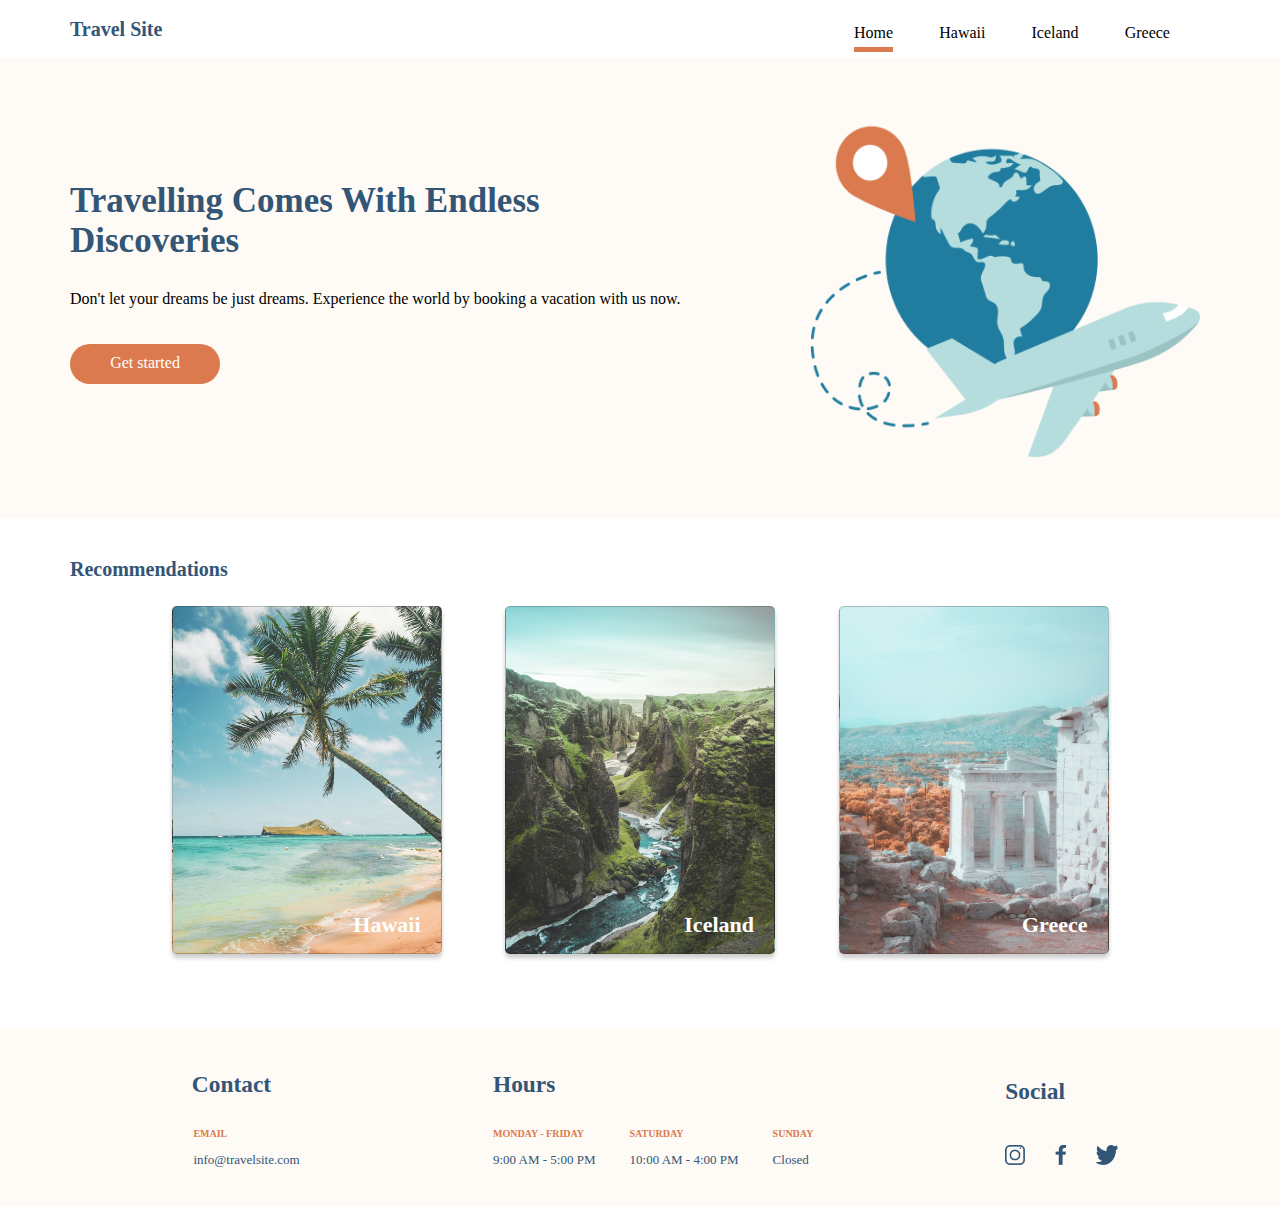
<file: index.html>
<!DOCTYPE html>
<html lang="en">

<head>
    <meta charset="UTF-8" />
    <meta http-equiv="X-UA-Compatible" content="IE=edge" />
    <meta name="viewport" content="width=device-width, initial-scale=1.0" />
    <title>Travel Site</title>
    <link rel="stylesheet" href="./css/global.css" />
    <link rel="stylesheet" href="./css/main.css" />
</head>

<body>
    <header>
        <nav class="navigation">
            <h1 class="navigation__logo"><a href="./index.html" class="navigation__logo--link">Travel Site</a></h1>
            <ul class="navigation__list">
                <li>
                    <a class="navigation__list-items navigation__list-items--selected"
                        href="./index.html">Home</a>
                </li>
                <li>
                    <a class="navigation__list-items" href="./pages/hawaii.html">Hawaii</a>
                </li>
                <li>
                    <a class="navigation__list-items"
                        href="./pages/iceland.html">Iceland</a>
                </li>
                <li>
                    <a class="navigation__list-items" href="./pages/greece.html">Greece</a>
                </li>
            </ul>
        </nav>
    </header>

    <section class="hero__section pink-bckgrnd">
        <div class="hero__content1">
            <h2 class="hero__slogan">Travelling Comes With Endless Discoveries</h2>
            <p class="hero__paragraph">Don't let your dreams be just dreams. Experience the world by booking a
                vacation with us now.</p>
            <a class="button button__link" href="#">Get started</a>
        </div>
        <div class="hero__content2">
            <img class="hero__image" src="./assets/hero.png" alt="hero.png">
        </div>
    </section>


    <section>
        <h3 class="section__heading">Recommendations</h3>
        <div class="card__container">
            <div class="card__wrapper">
                <div class="card__div">
                    <a href="./pages/hawaii.html" class="card card__image card__image--hawaii">
                        <span class="card__title">Hawaii</span>
                    </a>
                </div>
                <div class="card__div">
                    <a href="./pages/iceland.html" class="card card__image card__image--iceland">
                        <span class="card__title">Iceland</span>
                    </a>
                </div>
                <div class="card__div">
                    <a href="./pages/greece.html" class="card card__image card__image--greece">
                        <span class="card__title">Greece</span>
                    </a>
                </div>
            </div>
        </div>
    </section>
    

    <footer class="pink-bckgrnd">

        <div class="footer">

            <div class="footer__section">
                <div class="footer__heading">
                    <h3 class="footer__title-text--color">Contact</h3>
                </div>

                <div class="footer__content-container">
                    <div class="footer__content">
                        <div class="footer__content-value">
                            <h4 class="footer__subtitle footer__subtitle--color">EMAIL</h4>
                        </div>
                        <div class="footer__content-value">
                            <p class="footer__title-text footer__title-text--color">info@travelsite.com</p>
                        </div>
                    </div>
                </div>
            </div>


            <div class="footer__section">
                <div class="footer__heading">
                    <h3 class="footer__title-text--color">Hours</h3>
                </div>
                <div class="footer__content-container">
                    <div class="footer__content">
                        <div class="footer__content-value">
                            <h4 class="footer__subtitle footer__subtitle--color">MONDAY - FRIDAY</h4>
                        </div>
                        <div class="footer__content-value">
                            <p class="footer__title-text footer__title-text--color">9:00 AM - 5:00 PM</p>
                        </div>
                    </div>

                    <div class="footer__content">
                        <div class="footer__content-value">
                            <h4 class="footer__subtitle footer__subtitle--color">SATURDAY</h4>
                        </div>
                        <div class="footer__content-value">
                            <p class="footer__title-text footer__title-text--color">10:00 AM - 4:00 PM</p>
                        </div>
                    </div>

                    <div class="footer__content">
                        <div class="footer__content-value">
                            <h4 class="footer__subtitle footer__subtitle--color">SUNDAY</h4>
                        </div>
                        <div class="footer__content-value">
                            <p class="footer__title-text footer__title-text--color">Closed</p>
                        </div>
                    </div>
                </div>
            </div>


            <div class="footer__section">
                <div class="footer__heading footer__heading--social">
                    <h3 class="footer__title-text--color">Social</h3>
                </div>
                <div class="footer__content-container">
                    <div class="footer__content footer__content--image">
                        <img class="image footer__attribute-image" src="./assets/icon-instagram.png"
                            alt="instagram.com" />
                        <img class="image footer__attribute-image" src="./assets/icon-facebook.png"
                            alt="facebook.com" />
                        <img class="image footer__attribute-image" src="./assets/icon-twitter.png"
                            alt="twitter.com" />
                    </div>
                </div>
            </div>
        </div>

    </footer>
</body>

</html>
</file>
<file: css/global.css>
* {
    box-sizing: border-box;
    font-family: Verdana;
    margin-left: 0rem;
    margin-right: 0rem;
  }
  
  .navigation {
    display: flex;
    width: 100%;
    background-color: #ffffff;
    position: sticky;
  }
  
  .navigation__logo {
    display: inline-flex;
    justify-content: flex-start;
    align-items: center;
    width: 60%;
    color: #335576;
    padding-left: 4.375rem;
    height: 0.625rem;
    margin: 1rem 0rem;
  }
  
  .navigation__logo--link {
    text-decoration: none;
    color: #335576;
    font-size: 1.25rem;
  }
  
  .navigation__list {
    text-decoration: none;
    list-style-type: none;
    display: inline-flex;
    justify-content: space-evenly;
    align-items: center;
    width: 35%;
  }
  
  .navigation__list-items {
    text-decoration: none;
    color: black;
  }
  
  .navigation__list-items--selected {
    padding-bottom: 0.375rem;
    border-bottom: 0.3125rem solid #db7a4e;
  }
  
  .navigation__list-items:hover {
    padding-bottom: 0.375rem;
    border-bottom: 0.3125rem solid #db7a4e;
  }
  
  .pink-bckgrnd {
    background-color: #fefaf5;
    margin: 0;
  }
  
  .card__container {
    width: 100%;
    height: 50%;
    display: flex;
    justify-content: center;
    align-items: center;
  }
  
  .card__wrapper {
    width: 80%;
    display: flex;
    align-items: center;
    justify-content: space-evenly;
  }
  
  .card {
    display: inline-flex;
    align-items: center;
    justify-content: space-evenly;
    height: 21.75rem;
    width: 16.875rem;
    margin: 0.3125rem 1.25rem 4.375rem 1.25rem;
    border-radius: 0.3125rem;
    border: 0.0625rem solid rgba(0, 0, 0, 0.2);
    box-shadow: 0rem 0.25rem 0.25rem rgba(0, 0, 0, 0.2);
    position: relative;
  }
  
  .footer {
    display: flex;
    align-items: center;
    justify-content: space-evenly;
    width: 100%;
    height: 50%;
    padding-top: 1.25rem;
  }
  
  .footer__section {
    display: inline-flex;
    flex-direction: column;
    align-items: center;
    justify-content: space-evenly;
  }
  
  .footer__heading {
    display: flex;
    justify-content: flex-start;
    align-items: flex-start;
    width: 100%;
    height: 6.25rem;
    margin-left: 3.75rem;
    font-size: 1.25rem;
  }
  
  .footer__heading--social {
    padding-top: 0rem;
  }
  
  .footer__title-text {
    font-size: 0.8125rem;
    font-weight: 500;
    padding-bottom: 1.5625rem;
  }
  
  .footer__title-text--color {
    color: #335576;
  }
  
  .footer__content-container {
    margin-top: -1.5625rem;
  }
  
  .footer__content {
    display: inline-flex;
    flex-direction: column;
    align-items: flex-start;
    height: 4.375rem;
    padding-left: 1.875rem;
    justify-content: flex-end;
  }
  
  .footer__subtitle {
    font-size: 0.625rem;
    margin-bottom: 0rem;
  }
  
  .footer__subtitle--color {
    color: #db7a4e;
  }
  
  .footer__content--image {
    flex-direction: row;
    padding-left: 0rem;
  }
  
  .footer__content-value {
    display: flex;
    justify-content: center;
    align-items: center;
  }
  
  .footer__attribute-image {
    display: inline-flex;
    flex-direction: row;
    justify-content: center;
    align-items: flex-end;
  }
  
  .image {
    height: 2.1875rem;
    padding-left: 1.875rem;
    padding-top: 0.9375rem;
  }
</file>
<file: css/main.css>
.hero__section {
    display: flex;
    justify-content: center;
    align-items: center;
    width: 100%;
    height: 28.75rem;
  }
  
  .hero__content1 {
    width: 60%;
    display: inline-flex;
    flex-direction: column;
    justify-content: center;
    align-items: flex-start;
    padding-left: 4.375rem;
    margin-top: -2.5rem;
  }
  
  .hero__slogan {
    color: #335576;
    width: 70%;
    font-size: 2.1875rem;
  }
  
  .hero__paragraph {
    width: 90%;
    margin-top: 0rem;
  }
  
  .hero__content2 {
    width: 40%;
    display: inline-flex;
    justify-content: flex-end;
    align-items: center;
    padding-right: 4.375rem;
  }
  
  .hero__image {
    width: 26.875rem;
    height: 23.75rem;
    padding: 1.25rem 1.25rem;
    margin-right: -0.625rem;
  }
  
  .button {
    background-color: #db7a4e;
    border-radius: 1.25rem;
    width: 9.375rem;
    height: 2.5rem;
    border: 0;
    margin-top: 1.25rem;
  }
  
  .button__link {
    text-decoration: none;
    color: white;
    text-align: center;
    padding: 0.625rem 0rem;
    font-size: 1rem;
  }
  
  .section__heading {
    color: #335576;
    padding-left: 4.375rem;
    font-size: 1.25rem;
    margin-top: 2.5rem;
  }
  
  .card:hover {
    background-color: #ffffff;
    opacity: 50%;
  }
  
  .card__image {
    background-position: center;
    background-size: cover;
  }
  
  .card__image--hawaii {
    background-image: url(../assets/hawaii.jpg);
    background-position: center;
    background-size: cover;
  }
  
  .card__image--iceland {
    background-image: url(../assets/iceland.jpg);
    background-position: center;
    background-size: cover;
  }
  
  .card__image--greece {
    background-image: url(../assets/greece.jpg);
    background-position: center;
    background-size: cover;
  }
  
  .card__title {
    text-decoration: none;
    position: absolute;
    bottom: 0.9375rem;
    right: 1.25rem;
    color: #ffffff;
    font-weight: 700;
    font-size: 1.375rem;
  }
</file>
